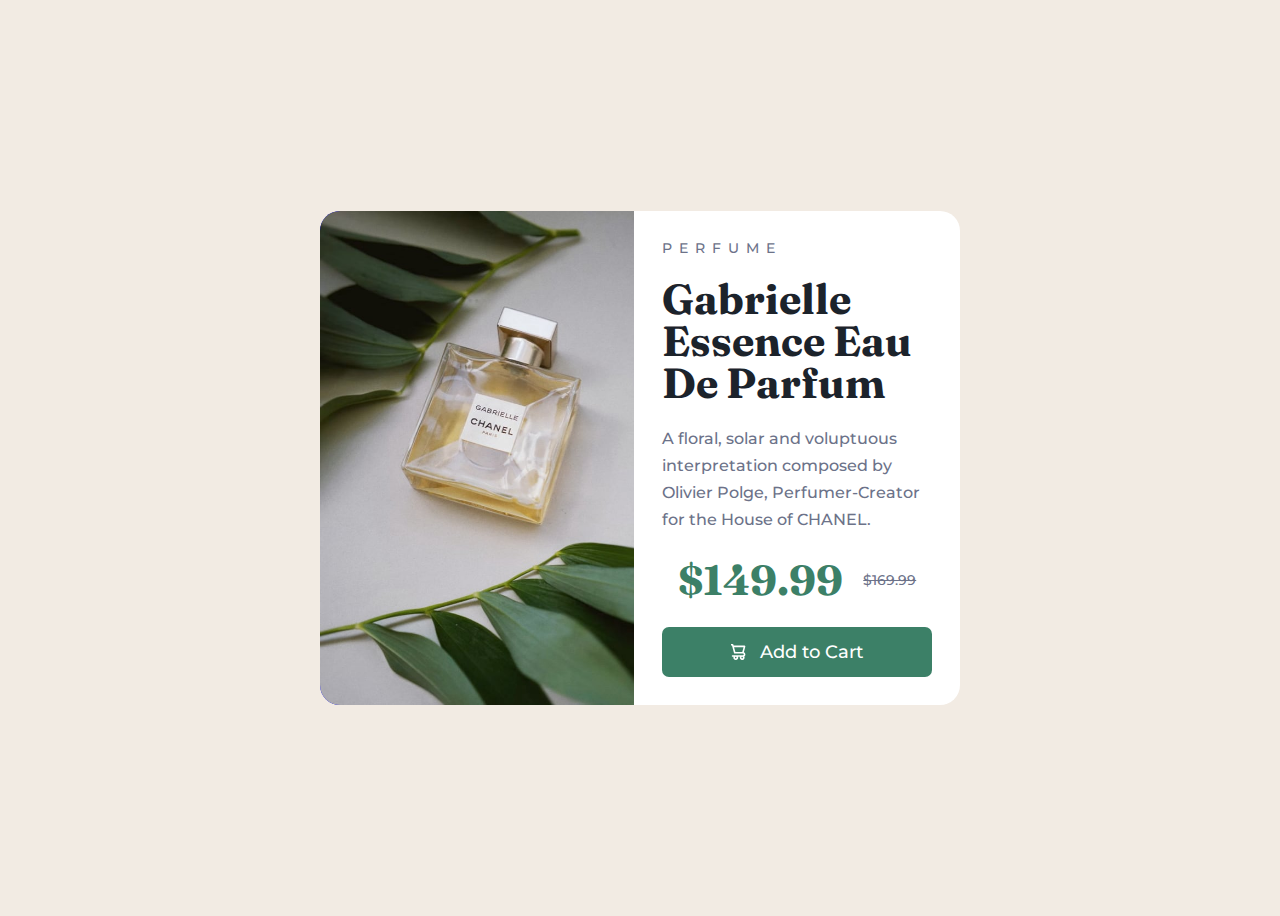
<file: semana01/dia01-product-preview/index.html>
<!DOCTYPE html>
<html lang="en">

<head>
  <meta charset="UTF-8">
  <meta name="viewport" content="width=device-width, initial-scale=1.0">
  <title>Product Preview</title>
  <style>
    /* ESTO ES UN COMENTARIO*/
    /* Regla CSS usando el SELECTOR POR ETIQUETA*/
    h1 {
      color: orange;
    }

    /* Rgla CSS usando el SELECTOR POR ID(el ID tiene mas relevancia que el CLASS)*/
    /* #caja {
      background-color: yellow;
    } */

    /* Regla CSS usando el SELECTOR POR CLASE*/
    .photo {
      background-color: chartreuse;
    }

    .content {
      background-color: chocolate;
    }
  </style>
  <link rel="stylesheet" href="./styles.css">
</head>

<body>
  <main>
    <section class="photo"> </section>

    <section id="caja" class="content">
      <h2>Perfume</h2>


      <h1>Gabrielle Essence Eau De Parfum</h1>

      <p>A floral, solar and voluptuous interpretation composed by Olivier Polge,
        Perfumer-Creator for the House of CHANEL.
      </p>


      <div class="price">
        <span>$149.99</span>
        <s>$169.99</s>
      </div>


      <button> <img src="./images/icon-cart.svg" alt="">Add to Cart
      </button>

    </section>
  </main>

</body>

</html>
</file>
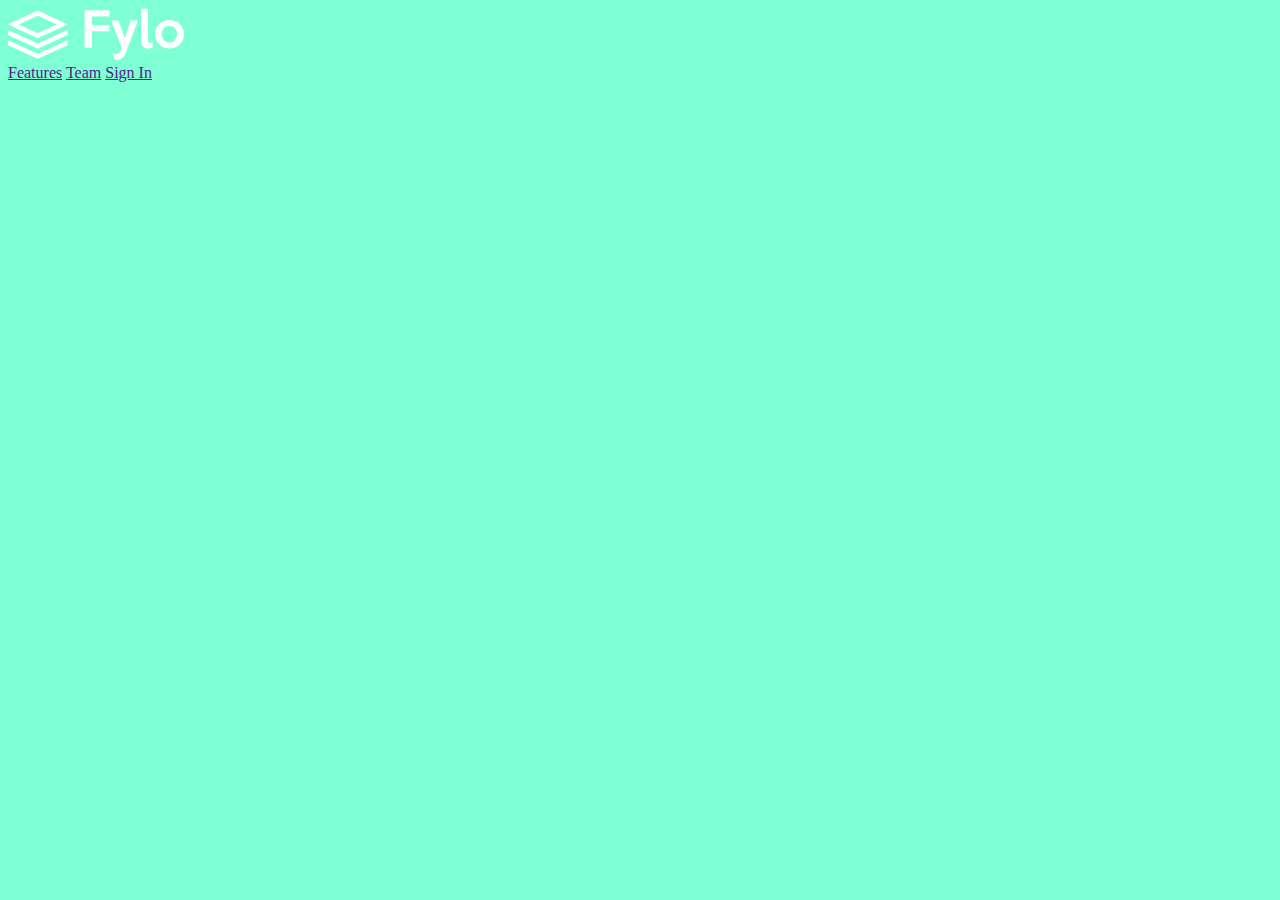
<file: semana02/dia02-html-css-landing-page/index.html>
<!DOCTYPE html>
<html lang="en">

<head>
  <meta charset="UTF-8">
  <meta name="viewport" content="width=device-width, initial-scale=1.0">
  <!-- displays site properly based on user's device -->

  <link rel="icon" type="image/png" sizes="32x32" href="./images/favicon-32x32.png">

  <title>Landing Page - HTML + CSS</title>

  <link rel="stylesheet" href="styles.css">

  <!-- Feel free to remove these styles or customise in your own stylesheet 👍 -->
  <style>
    .attribution {
      font-size: 11px;
      text-align: center;
    }

    .attribution a {
      color: hsl(228, 45%, 44%);
    }
  </style>
</head>

<body>
  <header class="header">
    <img src="./images/logo.svg" alt="Logo Fylo">
    <nav>
      <a href="">Features</a>
      <a href="">Team</a>
      <a href="">Sign In</a>
    </nav>

  </header>

  <main class="hidden">
    <section>All your files in one secure location, accessible anywhere.

      Fylo stores all your most important files in one secure location. Access them wherever
      you need, share and collaborate with friends family, and co-workers.

      Get Started
    </section>
    Access your files, anywhere

    The ability to use a smartphone, tablet, or computer to access your account means your
    files follow you everywhere.

    Security you can trust

    2-factor authentication and user-controlled encryption are just a couple of the security
    features we allow to help secure your files.

    Real-time collaboration

    Securely share files and folders with friends, family and colleagues for live collaboration.
    No email attachments required.

    Store any type of file

    Whether you're sharing holidays photos or work documents, Fylo has you covered allowing for all
    file types to be securely stored and shared.

    Stay productive, wherever you are

    Never let location be an issue when accessing your files. Fylo has you covered for all of your file
    storage needs.

    Securely share files and folders with friends, family and colleagues for live collaboration. No email
    attachments required.

    See how Fylo works

    Fylo has improved our team productivity by an order of magnitude. Since making the switch our team has
    become a well-oiled collaboration machine.

    Satish Patel
    Founder & CEO, Huddle

    Fylo has improved our team productivity by an order of magnitude. Since making the switch our team has
    become a well-oiled collaboration machine.

    Bruce McKenzie
    Founder & CEO, Huddle

    Fylo has improved our team productivity by an order of magnitude. Since making the switch our team has
    become a well-oiled collaboration machine.

    Iva Boyd
    Founder & CEO, Huddle

    Get early access today

    It only takes a minute to sign up and our free starter tier is extremely generous. If you have any
    questions, our support team would be happy to help you.

    Get Started For Free

    Lorem ipsum dolor sit amet, consectetur adipiscing elit, sed do eiusmod tempor incididunt ut labore et
    dolore magna aliqua

    +1-543-123-4567
    example@fylo.com

    About Us
    Jobs
    Press
    Blog

    Contact Us
    Terms
    Privacy

    <footer>
      <p class="attribution">
        Challenge by <a href="https://www.frontendmentor.io?ref=challenge" target="_blank">Frontend Mentor</a>.
        Coded by <a href="#">Your Name Here</a>.
      </p>
    </footer>

  </main>




</body>

</html>
</file>
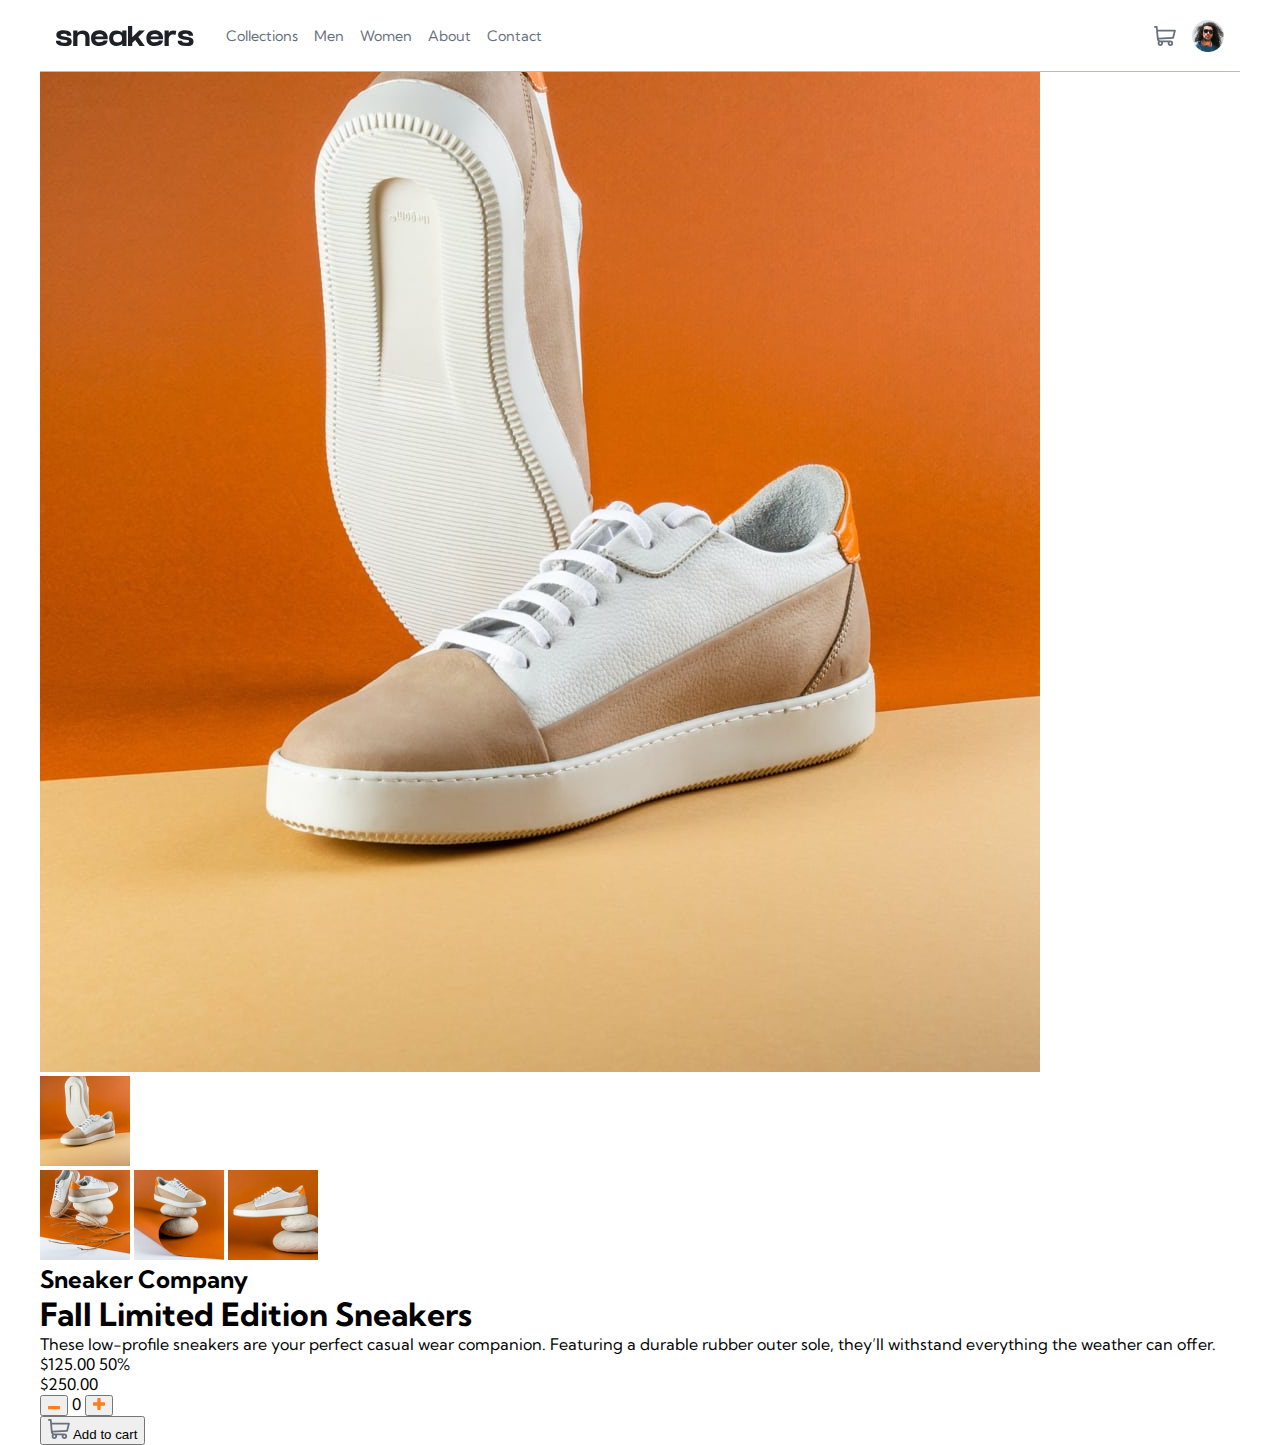
<file: semana03/dia01-html-css-ecommerce-product-page/index.html>
<!DOCTYPE html>
<html lang="en">

<head>
  <meta charset="UTF-8">
  <meta name="viewport" content="width=device-width, initial-scale=1.0">
  <title>E-commerce :: Product Page</title>
  <link rel="stylesheet" href="css/styles.css">
</head>

<body>
  <!-- BEM -> BLOCK, ELEMENT,MODIFIER -->

  <header class="header wrapper">
    <div class="header__wrapper">
      <img class="header__logo" src="./images/logo.svg" />

      <nav class="header__links">
        <a href="">Collections</a>
        <a href="">Men</a>
        <a href="">Women</a>
        <a href="">About</a>
        <a href="">Contact</a>
      </nav>
    </div>

    <div class="header__icons">
      <img src="./images/icon-cart.svg" />
      <img src="./images/image-avatar.png" width="32" height="32" />
    </div>
  </header>

  <main class="product-detail wrapper">
    <section class="gallery">
      <img class="gallery__cover" src="./images/image-product-1.jpg" />

      <div class="gallery__slider">
        <div class="gallery__slider--active">
          <img src="./images/image-product-1-thumbnail.jpg" width="90" />
        </div>
        <img src="./images/image-product-2-thumbnail.jpg" width="90" />
        <img src="./images/image-product-3-thumbnail.jpg" width="90" />
        <img src="./images/image-product-4-thumbnail.jpg" width="90" />
      </div>
    </section>

    <section class="product">
      <h2 class="product__subtitle">Sneaker Company</h2>

      <h1 class="product__title">Fall Limited Edition Sneakers</h1>

      <p class="product__description">These low-profile sneakers are your perfect casual wear companion. Featuring a
        durable rubber outer sole, they’ll withstand everything the weather can offer.</p>

      <div class="product__price">
        <div class="product__wrapper">
          <span class="product__amount">$125.00</span>
          <span class="product__discount">50%</span>
        </div>
        <span class="product__price-with-discount">$250.00</span>
      </div>

      <form class="product__form">
        <div class="product__quantity">
          <button>
            <img src="./images/icon-minus.svg" />
          </button>
          <span>0</span>
          <button>
            <img src="./images/icon-plus.svg" />
          </button>
        </div>

        <button class="product__add-to-cart">
          <svg width="22" height="20" xmlns="http://www.w3.org/2000/svg">
            <path
              d="M20.925 3.641H3.863L3.61.816A.896.896 0 0 0 2.717 0H.897a.896.896 0 1 0 0 1.792h1l1.031 11.483c.073.828.52 1.726 1.291 2.336C2.83 17.385 4.099 20 6.359 20c1.875 0 3.197-1.87 2.554-3.642h4.905c-.642 1.77.677 3.642 2.555 3.642a2.72 2.72 0 0 0 2.717-2.717 2.72 2.72 0 0 0-2.717-2.717H6.365c-.681 0-1.274-.41-1.53-1.009l14.321-.842a.896.896 0 0 0 .817-.677l1.821-7.283a.897.897 0 0 0-.87-1.114ZM6.358 18.208a.926.926 0 0 1 0-1.85.926.926 0 0 1 0 1.85Zm10.015 0a.926.926 0 0 1 0-1.85.926.926 0 0 1 0 1.85Zm2.021-7.243-13.8.81-.57-6.341h15.753l-1.383 5.53Z"
              fill="#69707D" fill-rule="nonzero" />
          </svg>
          Add to cart
        </button>
      </form>
    </section>
  </main>
</body>

</html>
</file>
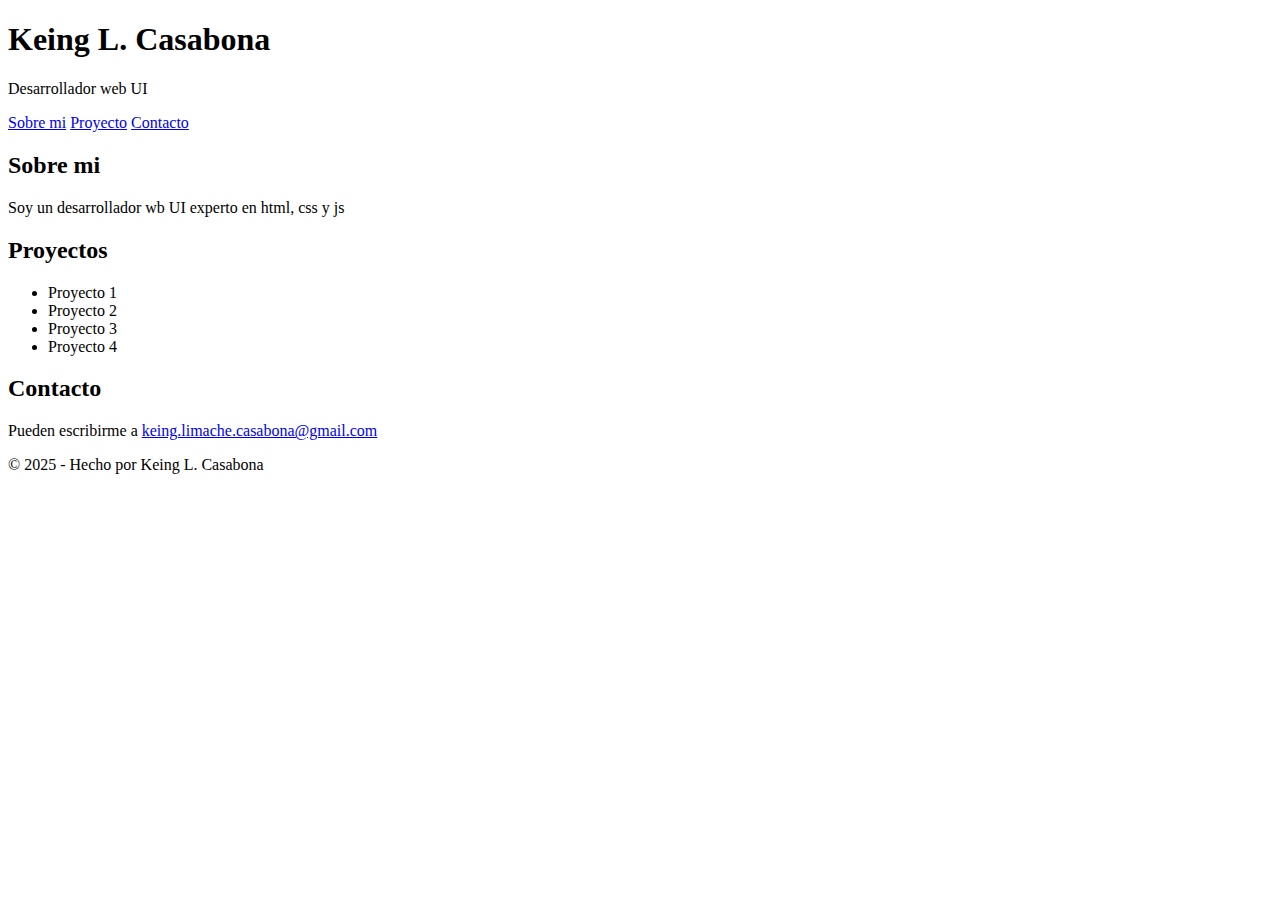
<file: semana01/dia01-html-basico/mi_pagina.html>
<!DOCTYPE html>
<html lang="en">

<head>
    <meta charset="UTF-8">
    <meta name="viewport" content="width=device-width, initial-scale=1.0">
    <title>Mi pagina personal</title>
</head>

<body>
    <header>
        <h1>Keing L. Casabona</h1>
        <p>Desarrollador web UI</p>
    </header>

    <nav>
        <a href="#sobre_mi ">Sobre mi</a>
        <a href="#proyectos">Proyecto</a>
        <a href="#contacto">Contacto</a>
    </nav>

    <main>
        <section>
            <h2>Sobre mi</h2>
            <p>Soy un desarrollador wb UI experto en html, css y js</p>
        </section>
        <section>
            <h2>Proyectos</h2>
            <ul>
                <li>Proyecto 1</li>
                <li>Proyecto 2</li>
                <li>Proyecto 3</li>
                <li>Proyecto 4</li>
            </ul>
        </section>

        <section>
            <h2>Contacto</h2>
            <p>Pueden escribirme a <a href="keing.limache.casabona@gmail.com">keing.limache.casabona@gmail.com</a></p>
        </section>
    </main>
    <footer>
        <p>&copy; 2025 - Hecho por Keing L. Casabona</p>
    </footer>

</body>
<header>

</header>

</html>
</file>
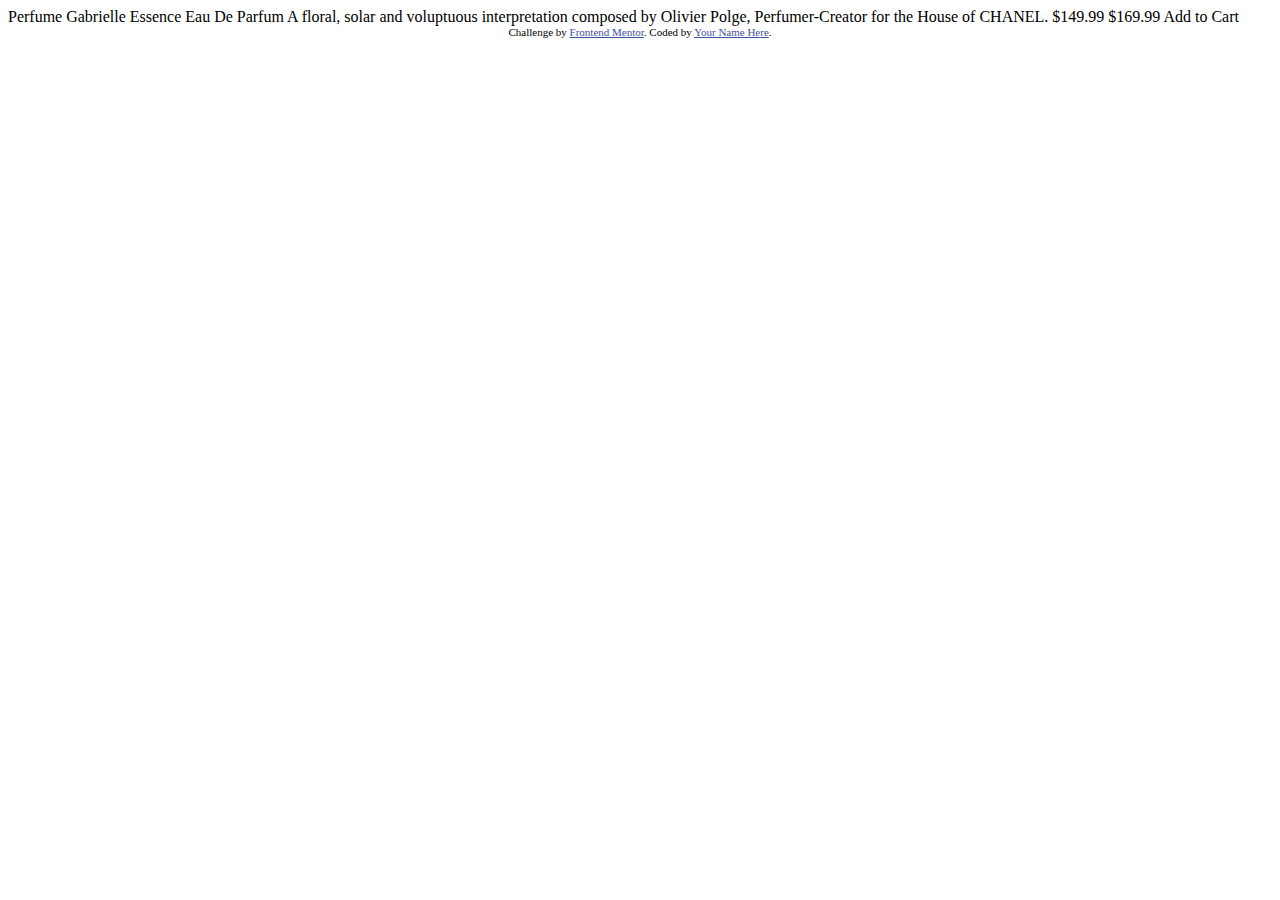
<file: semana01/dia01-product-preview/index copy.html>
<!DOCTYPE html>
<html lang="en">
<head>
  <meta charset="UTF-8">
  <meta name="viewport" content="width=device-width, initial-scale=1.0"> <!-- displays site properly based on user's device -->

  <link rel="icon" type="image/png" sizes="32x32" href="./images/favicon-32x32.png">
  
  <title>Frontend Mentor | Product preview card component</title>

  <!-- Feel free to remove these styles or customise in your own stylesheet 👍 -->
  <style>
    .attribution { font-size: 11px; text-align: center; }
    .attribution a { color: hsl(228, 45%, 44%); }
  </style>
</head>
<body>

  Perfume

  Gabrielle Essence Eau De Parfum

  A floral, solar and voluptuous interpretation composed by Olivier Polge, 
  Perfumer-Creator for the House of CHANEL.

  $149.99
  $169.99

  Add to Cart
  
  <div class="attribution">
    Challenge by <a href="https://www.frontendmentor.io?ref=challenge" target="_blank">Frontend Mentor</a>. 
    Coded by <a href="#">Your Name Here</a>.
  </div>
</body>
</html>
</file>
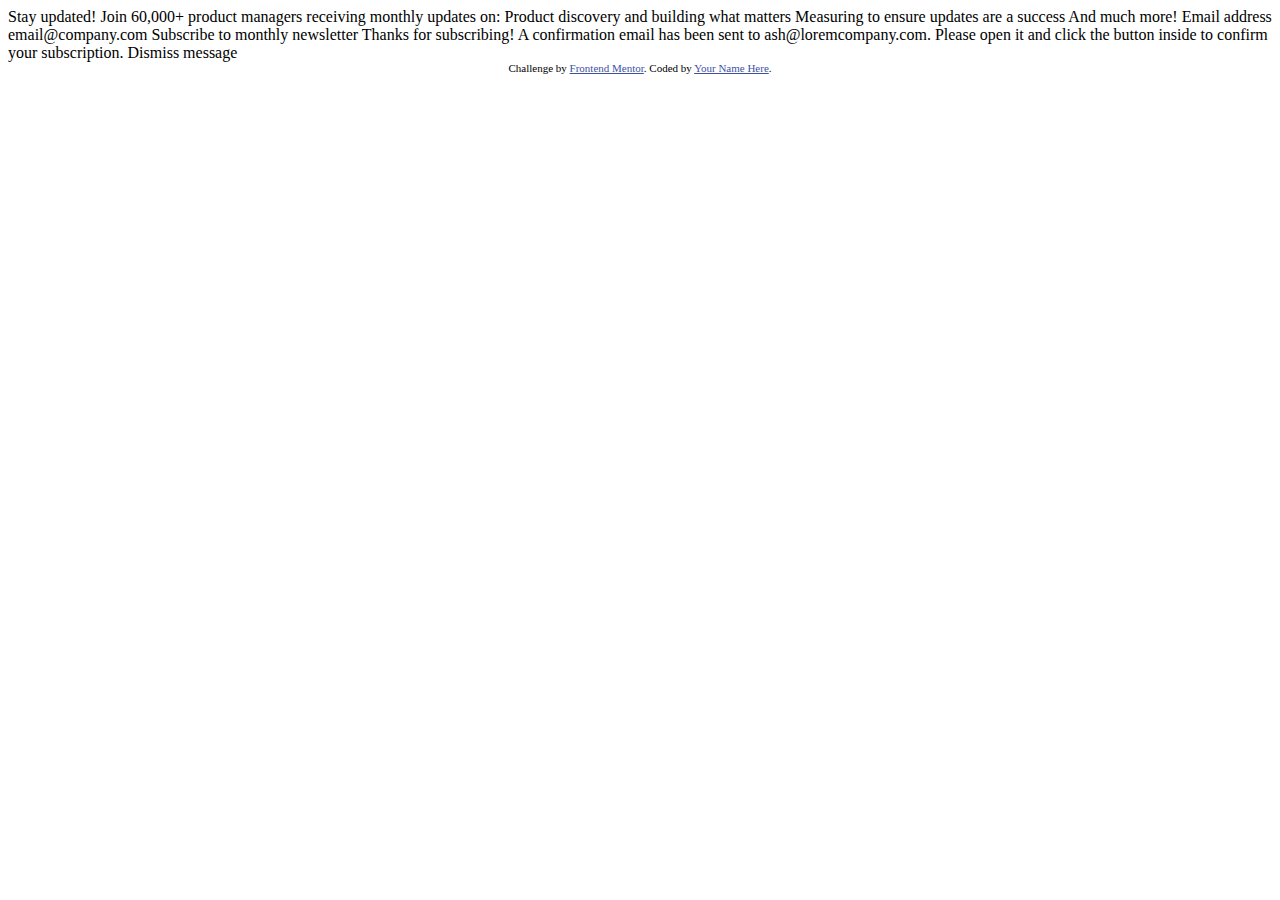
<file: semana01/dia02-sign-up-message-reto/index copy.html>
<!DOCTYPE html>
<html lang="en">
<head>
  <meta charset="UTF-8">
  <meta name="viewport" content="width=device-width, initial-scale=1.0"> <!-- displays site properly based on user's device -->

  <link rel="icon" type="image/png" sizes="32x32" href="./assets/images/favicon-32x32.png">
  
  <title>Frontend Mentor | Newsletter sign-up form with success message</title>

  <!-- Feel free to remove these styles or customise in your own stylesheet 👍 -->
  <style>
    .attribution { font-size: 11px; text-align: center; }
    .attribution a { color: hsl(228, 45%, 44%); }
  </style>
</head>
<body>

  <!-- Sign-up form start -->

  Stay updated!

  Join 60,000+ product managers receiving monthly updates on:

  Product discovery and building what matters
  Measuring to ensure updates are a success
  And much more!

  Email address
  email@company.com

  Subscribe to monthly newsletter

  <!-- Sign-up form end -->

  <!-- Success message start -->

  Thanks for subscribing!

  A confirmation email has been sent to ash@loremcompany.com. 
  Please open it and click the button inside to confirm your subscription.

  Dismiss message

  <!-- Success message end -->
  
  <div class="attribution">
    Challenge by <a href="https://www.frontendmentor.io?ref=challenge" target="_blank">Frontend Mentor</a>. 
    Coded by <a href="#">Your Name Here</a>.
  </div>
</body>
</html>
</file>
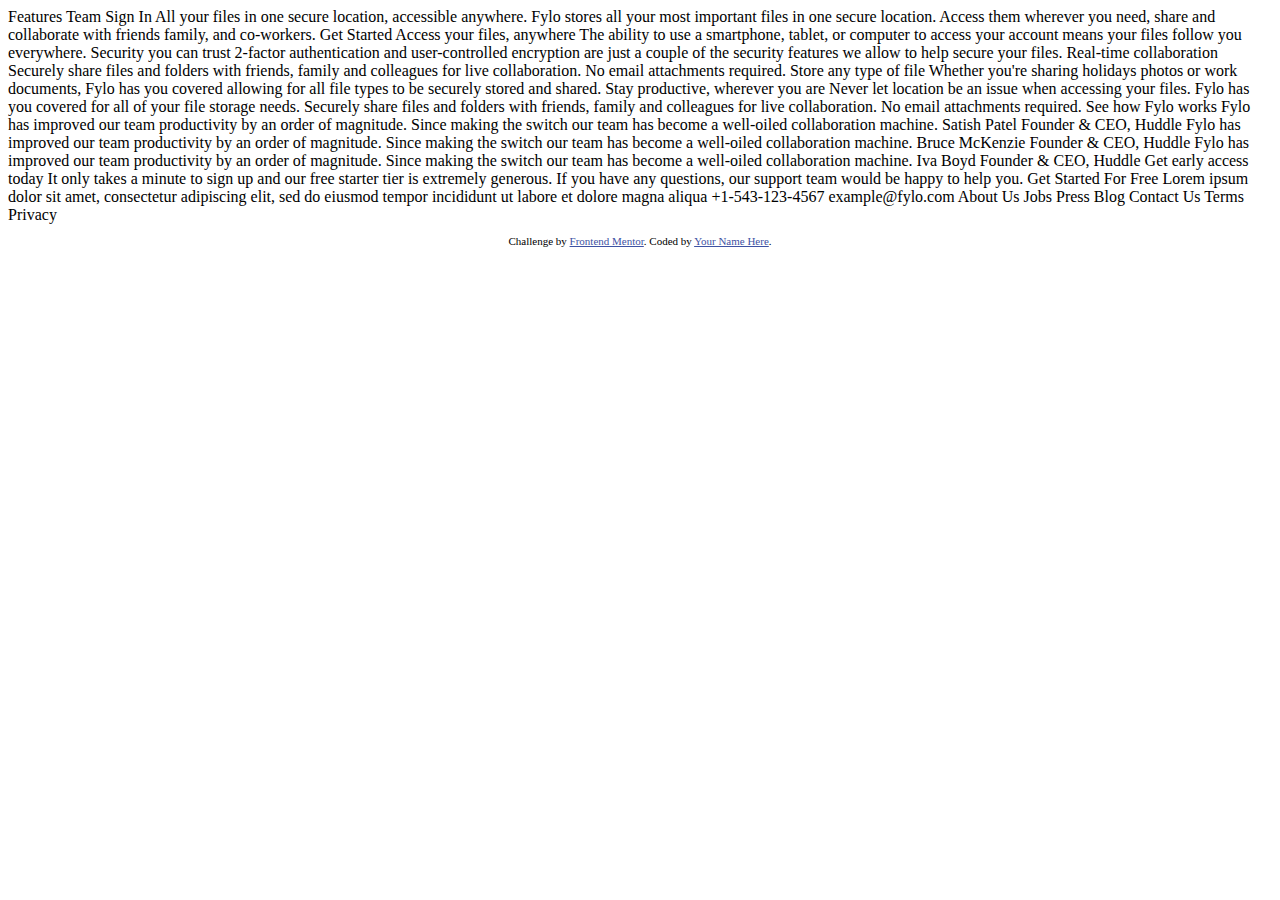
<file: semana02/dia02-html-css-landing-page/index copy.html>
<!DOCTYPE html>
<html lang="en">
<head>
  <meta charset="UTF-8">
  <meta name="viewport" content="width=device-width, initial-scale=1.0"> <!-- displays site properly based on user's device -->

  <link rel="icon" type="image/png" sizes="32x32" href="./images/favicon-32x32.png">
  
  <title>Frontend Mentor | Fylo landing page with dark theme and features grid</title>

  <!-- Feel free to remove these styles or customise in your own stylesheet 👍 -->
  <style>
    .attribution { font-size: 11px; text-align: center; }
    .attribution a { color: hsl(228, 45%, 44%); }
  </style>
</head>
<body>
  Features
  Team
  Sign In

  All your files in one secure location, accessible anywhere.

  Fylo stores all your most important files in one secure location. Access them wherever 
  you need, share and collaborate with friends family, and co-workers.

  Get Started

  Access your files, anywhere

  The ability to use a smartphone, tablet, or computer to access your account means your 
  files follow you everywhere.

  Security you can trust

  2-factor authentication and user-controlled encryption are just a couple of the security 
  features we allow to help secure your files.

  Real-time collaboration

  Securely share files and folders with friends, family and colleagues for live collaboration. 
  No email attachments required.

  Store any type of file

  Whether you're sharing holidays photos or work documents, Fylo has you covered allowing for all 
  file types to be securely stored and shared.

  Stay productive, wherever you are

  Never let location be an issue when accessing your files. Fylo has you covered for all of your file 
  storage needs.

  Securely share files and folders with friends, family and colleagues for live collaboration. No email 
  attachments required.

  See how Fylo works

  Fylo has improved our team productivity by an order of magnitude. Since making the switch our team has 
  become a well-oiled collaboration machine.

  Satish Patel
  Founder & CEO, Huddle

  Fylo has improved our team productivity by an order of magnitude. Since making the switch our team has 
  become a well-oiled collaboration machine.

  Bruce McKenzie
  Founder & CEO, Huddle

  Fylo has improved our team productivity by an order of magnitude. Since making the switch our team has 
  become a well-oiled collaboration machine.

  Iva Boyd
  Founder & CEO, Huddle

  Get early access today

  It only takes a minute to sign up and our free starter tier is extremely generous. If you have any 
  questions, our support team would be happy to help you.

  Get Started For Free

  Lorem ipsum dolor sit amet, consectetur adipiscing elit, sed do eiusmod tempor incididunt ut labore et 
  dolore magna aliqua

  +1-543-123-4567
  example@fylo.com

  About Us
  Jobs
  Press
  Blog

  Contact Us
  Terms
  Privacy

  <footer>
    <p class="attribution">
      Challenge by <a href="https://www.frontendmentor.io?ref=challenge" target="_blank">Frontend Mentor</a>. 
      Coded by <a href="#">Your Name Here</a>.
    </p>
  </footer>
</body>
</html>
</file>
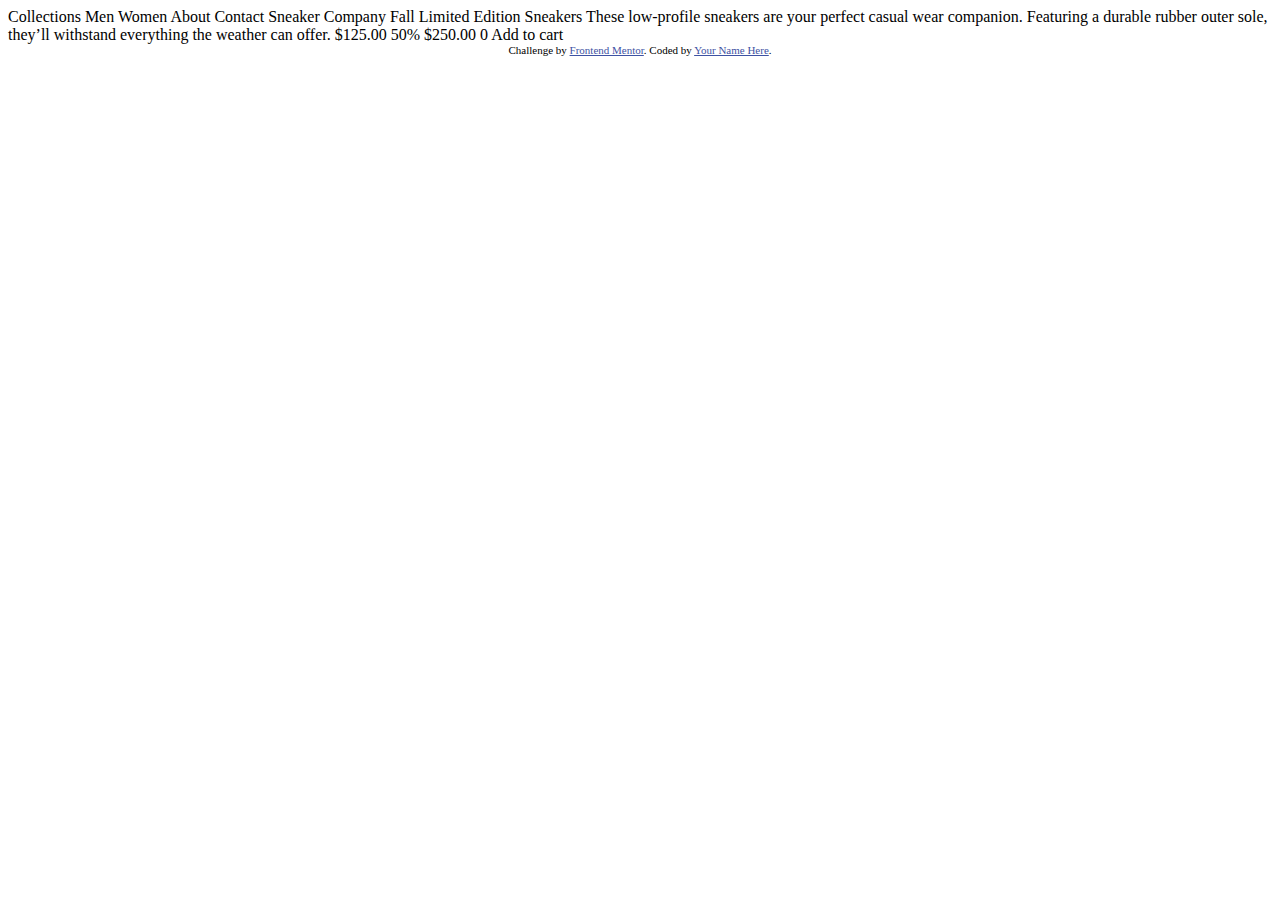
<file: semana03/dia01-html-css-ecommerce-product-page/index copy.html>
<!DOCTYPE html>
<html lang="en">
<head>
  <meta charset="UTF-8">
  <meta name="viewport" content="width=device-width, initial-scale=1.0"> <!-- displays site properly based on user's device -->

  <link rel="icon" type="image/png" sizes="32x32" href="./images/favicon-32x32.png">
  
  <title>Frontend Mentor | E-commerce product page</title>

  <!-- Feel free to remove these styles or customise in your own stylesheet 👍 -->
  <style>
    .attribution { font-size: 11px; text-align: center; }
    .attribution a { color: hsl(228, 45%, 44%); }
  </style>
</head>
<body>

  Collections
  Men
  Women
  About
  Contact

  Sneaker Company

  Fall Limited Edition Sneakers

  These low-profile sneakers are your perfect casual wear companion. Featuring a 
  durable rubber outer sole, they’ll withstand everything the weather can offer.

  $125.00
  50%
  $250.00

  0
  Add to cart
  
  <div class="attribution">
    Challenge by <a href="https://www.frontendmentor.io?ref=challenge" target="_blank">Frontend Mentor</a>. 
    Coded by <a href="#">Your Name Here</a>.
  </div>
</body>
</html>
</file>
<file: semana01/dia01-product-preview/styles.css>
@import url('https://fonts.googleapis.com/css2?family=Fraunces:ital,opsz,wght@0,9..144,100..900;1,9..144,100..900&family=Montserrat:ital,wght@0,100..900;1,100..900&display=swap');

/* font-family: "Montserrat", sans-serif;
font-family: "Fraunces", serif; */

body {
    background-color: hsl(30, 38%, 92%);
    font-size: 6px;
    font-family: "Montserrat", sans-serif;
    /* Centramos la caja main */
    display: flex;
    justify-content: center;
    align-items: center;

    height: 100vh;

}

main {
    /* border: 1px solid red; */

    width: 640px;
    min-height: 500;
    display: flex;
    border-radius: 20px;
    overflow: hidden;


}

.photo {
    background-color: blue;
    width: 350px;
    background-image: url(./images/image-product-desktop.jpg);
    background-size: cover;
    background-repeat: no-repeat;
}

.content {
    background-color: hsl(0, 0%, 100%);
    width: 300px;
    /* 14px x 2 =28px*/
    padding: 28px;
    display: flex;
    flex-direction: column;
    gap: 21px;



}

.content h2 {
    /*quita o resetea el margen*/
    margin: 0;
    text-transform: uppercase;
    font-weight: 500;
    color: hsl(228, 12%, 48%);
    letter-spacing: 7px;
    font-size: 14px;


}

.content h1 {
    margin: 0;
    font-family: "Fraunces", serif;
    font-size: 42px;
    font-weight: 700;
    color: hsl(212, 21%, 14%);
    line-height: 1;

}

.content p {
    margin: 0;
    font-family: "Montserrat", sans-serif;
    font-size: 16px;
    font-weight: 500;
    color: hsl(228, 12%, 48%);
    font-weight: 500;
    line-height: 1.7;



}

.content span {
    font-family: "Fraunces", serif;
    font-size: 42px;
    font-weight: 700;
    color: hsl(158, 36%, 37%);
}

.content s {

    font-family: "Montserrat", sans-serif;
    font-size: 14px;
    font-weight: 500;
    color: hsl(228, 12%, 48%);
}

.price {
    display: flex;
    justify-content: center;
    align-items: center;
    gap: 20px;
}

.content button {
    border: 0;
    /* font-family: inherit; */
    font-family: "Montserrat", sans-serif;
    font-size: 18px;
    font-weight: 500;
    background-color: hsl(158, 36%, 37%);
    color: hsl(0, 0%, 100%);
    padding: 14px;
    border-radius: 7px;
    cursor: pointer;
    display: flex;
    justify-content: center;
    align-items: center;
    gap: 14px;


}
</file>
<file: semana02/dia02-html-css-landing-page/styles.css>
body {
    background-color: aquamarine;
}

.hidden {
    display: none;
}
</file>
<file: semana03/dia01-html-css-ecommerce-product-page/css/styles.css>
@import url('https://fonts.googleapis.com/css2?family=Kumbh+Sans:wght@100..900&display=swap');

/* CUSTOM PROPERTIES <> VARIABLE / CONSTANTES */

:root {
    --fondo: orange;
    /* background-color: var(--fondo); */

    /* FONTS */
    --font-primary: "Kumbh Sans", sans-serif;
    --font-size: 16px;
    --font-weight-regular: 400;
    --font-weight-bold: 700;

    /* COLORS */
    --primary-orange: hsl(26, 100%, 55%);
    --primary-pale-orange: hsl(25, 100%, 94%);

    --neutral-very-dark-blue: hsl(220, 13%, 13%);
    --neutral-dark-grayish-blue: hsl(219, 9%, 45%);
    --neutral-grayish-blue: hsl(220, 14%, 75%);
    --neutral-light-grayish-blue: hsl(223, 64%, 98%);

    --neutral-white: hsl(0, 0%, 100%);
    --neutral-black: hsl(0, 0%, 0%);
}

/* GENERAL */

* {
    box-sizing: border-box;
    margin: 0;
}

html {
    font-size: var(--font-size);
    /* VALOR POR DEFECTO */
}

body {
    font-family: var(--font-primary);

    /* background-color: var(--fondo); */
}

img {
    /* RWD para imágenes */
    max-width: 100%;
    height: auto;
}

a {
    text-decoration: none;
    color: inherit;
}

/* UTILS */

.wrapper {
    width: min(100%, 1200px);

    margin: 0 auto;
}

/* HEADER SECTION */

header {
    /* border: 1px solid red; */

    height: 4.5rem;
    /* 72px / 16px */

    display: flex;
    justify-content: space-between;
    align-items: center;

    border-bottom: 1px solid var(--neutral-grayish-blue);
    padding: 1.5rem 1rem;
}

.header__wrapper {
    display: flex;
    align-items: center;
    gap: 2rem;
}

.header__links {
    font-size: .9rem;

    display: flex;
    gap: 1rem;

    color: var(--neutral-dark-grayish-blue);
}

.header__icons {
    display: flex;
    align-items: center;
    gap: 1rem;
}

/* PRODUCT DETAIL SECTION */
</file>
